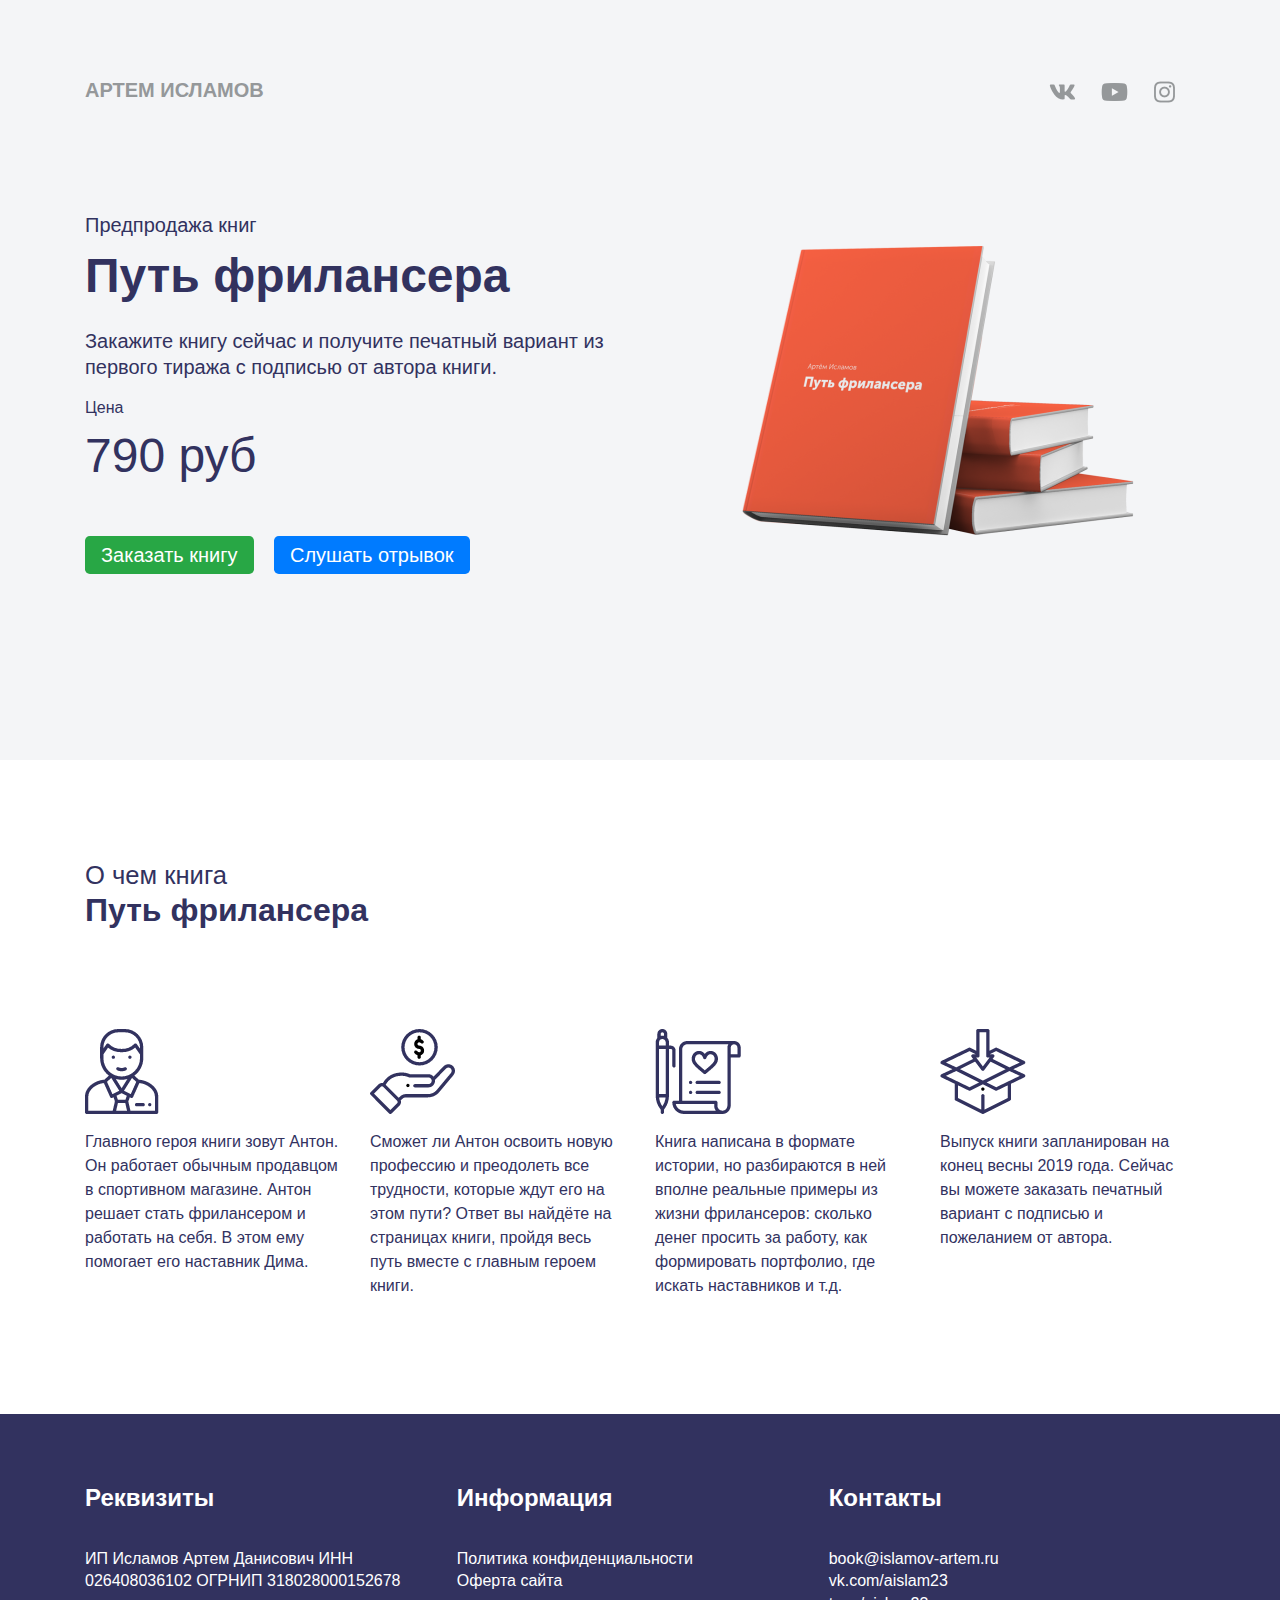
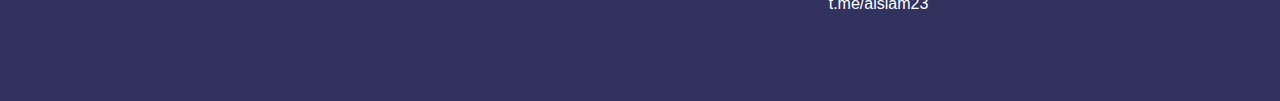
<file: lesson-10/index.html>
<!doctype html>
<html lang="ru">

  <head>
    <!-- Required meta tags -->
    <meta charset="utf-8">
    <meta name="viewport" content="width=device-width, initial-scale=1, shrink-to-fit=no">

    <!-- Bootstrap CSS -->
    <link rel="stylesheet" href="https://stackpath.bootstrapcdn.com/bootstrap/4.3.1/css/bootstrap.min.css">
    <link rel="stylesheet" href="css/style.css">

    <title>Путь фрилансера</title>
  </head>
  <body>

    <header class="hero">
      <div class="container">
          <div class="brand">
            <nav class="navbar navbar-light">
              <a class="navbar-brand">Артем Исламов</a>
              <div class="social">
                <a href="#"><img src="img/vk.png" alt="">
                </a>
                <a href="#"><img src="img/youtube.png" alt="">
                </a>
                <a href="#"><img src="img/instagram.png" alt="">
                </a>
              </div>
            </nav>
          </div>
            <div class="main">
              <div class="row align-items-center">
               <div class="col-6">
                 <div class="main-text">
                  <span class="subtitle d-block">Предпродажа книг</span>
                  <strong class="title d-block">Путь фрилансера</strong>
                  <p class="description mt-3 ">
                    Закажите книгу сейчас и получите печатный вариант из первого тиража с подписью от автора книги.
                  </p>
                  <span class="price-tag d-block">Цена</span>
                  <strong class="price">790 руб</strong>

                  <div class="buttons mt-5">
                    <a href="#" class="button btn-success btn-lg mr-3">Заказать книгу</a>
                    <a href="#" class="button btn-primary btn-lg">Cлушать отрывок</a>
                  </div>
                 </div>
                 <!-- /.main-text -->
               </div>
               <!-- /.col-6 -->
               <div class="col-6">
                 <div class="main-image">
                   <img src="img/Image_1.png" alt="">
                 </div>
               </div>
               <!-- /.col-6 --> 
              </div>
              <!-- /.row -->
            </div>
      </div>
      <!-- /.container -->
    </header>

    <section class="about section">
      <div class="container">
        <h2 class="section-heading">
          <small class="section-subtitle d-block">О чем книга</small>
          <strong class="section-title">Путь фрилансера</strong>
        </h2>

        <div class="about-block">
            <div class="row">
                <div class="col-3">
                  <img src="img/1.png" alt="">
                  <p class="block-text mt-3">Главного героя книги зовут Антон. Он работает обычным продавцом в спортивном магазине. Антон решает стать фрилансером и работать на себя. В этом ему помогает его наставник Дима.</p>
                </div>
                <div class="col-3">
                  <img src="img/2.png" alt="">
                  <p class="block-text mt-3">Сможет ли Антон освоить новую профессию и преодолеть все трудности, которые ждут его на этом пути? Ответ вы найдёте на страницах книги, пройдя весь путь вместе с главным героем книги.</p>
                </div>
                <div class="col-3">
                  <img src="img/3.png" alt="">
                  <p class="block-text mt-3">Книга написана в формате истории, но разбираются в ней вполне реальные примеры из жизни фрилансеров: сколько денег просить за работу, как формировать портфолио, где искать наставников и т.д.</p>
                </div>
                <div class="col-3">
                  <img src="img/4.png" alt="">
                  <p class="block-text mt-3">Выпуск книги запланирован на конец весны 2019 года. Сейчас вы можете заказать печатный вариант с подписью и пожеланием от автора.
                    </p>
                </div>
              </div>
              <!-- /.row -->
        </div>
        <!-- /.about-block -->
      </div>
      <!-- /.contaner -->
    </section>
    <!-- section -->
    <footer class="footer">
        <div class="container">
          <div class="footer-wrap">
              <div class="footer-block">
                  <h4 class="footer-title">Реквизиты</h4>
                  <p>ИП Исламов Артем Данисович 
                      ИНН 026408036102 
                      ОГРНИП 318028000152678</p>
                </div>
                <div class="footer-block">
                  <h4 class="footer-title">Информация</h4>
                  <p><a href="#">Политика конфиденциальности</a>
                     <a href="#"></a>Оферта сайта
                  </p>
                </div>
                <div class="footer-block">
                  <h4 class="footer-title">Контакты</h4>
                  <p><a href="#">book@islamov-artem.ru
                      </a>
                  <a href="#">vk.com/aislam23
                      </a>
                  <a href="#">t.me/aislam23</a></p>
                </div>
              </div>
              <!-- /.container -->
          </div>
          <!-- /.footer-wrap -->
      </footer>
  </body> 
</html>
</file>
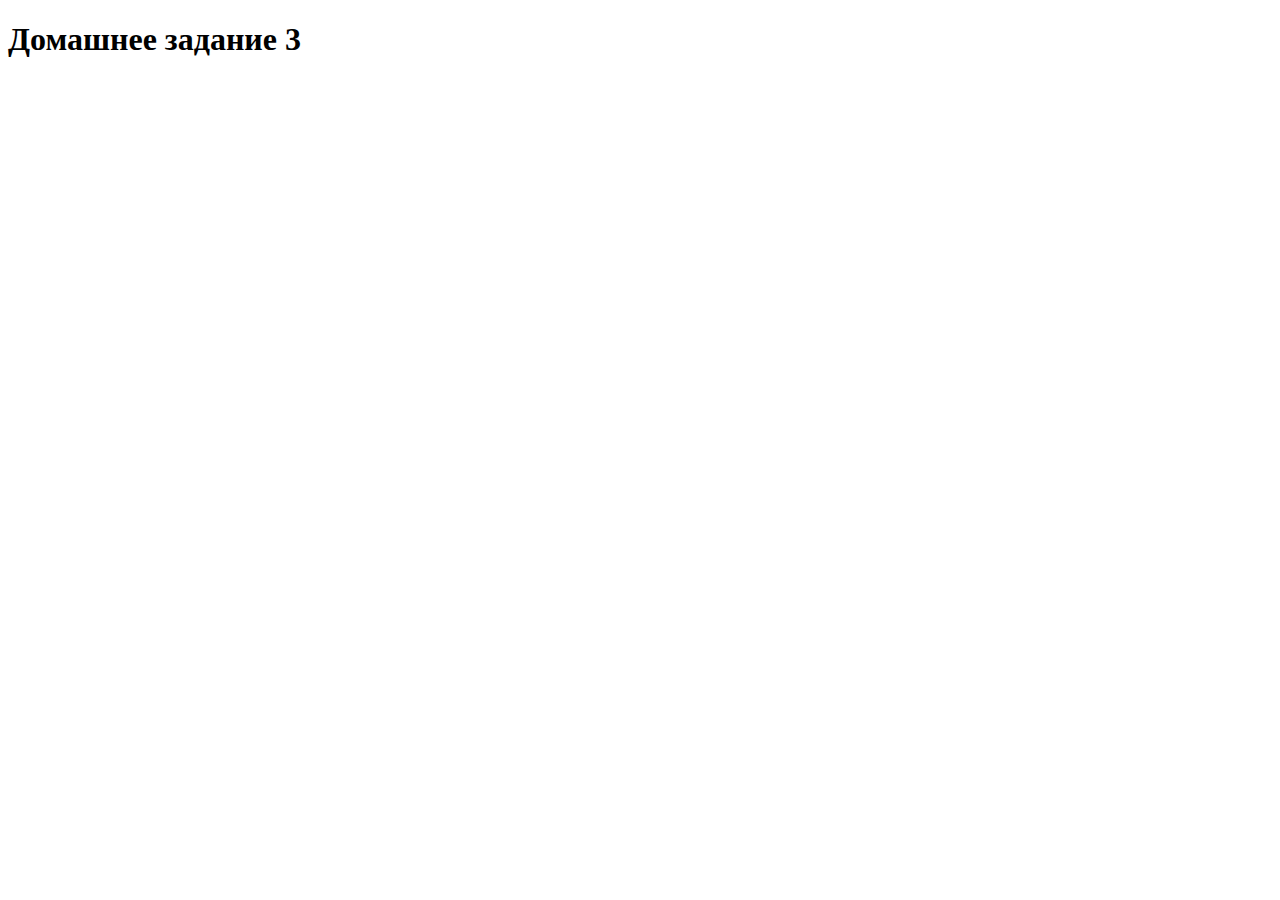
<file: lesson-3/index.html>
<!DOCTYPE html>
<html lang="en">
<head>
    <meta charset="UTF-8">
    <meta name="viewport" content="width=device-width, initial-scale=1.0">
    <meta http-equiv="X-UA-Compatible" content="ie=edge">
    <title>Домашнее задание номер 3</title>
</head>
<body>
    <h1>Домашнее задание 3</h1>
</body>
</html>
</file>
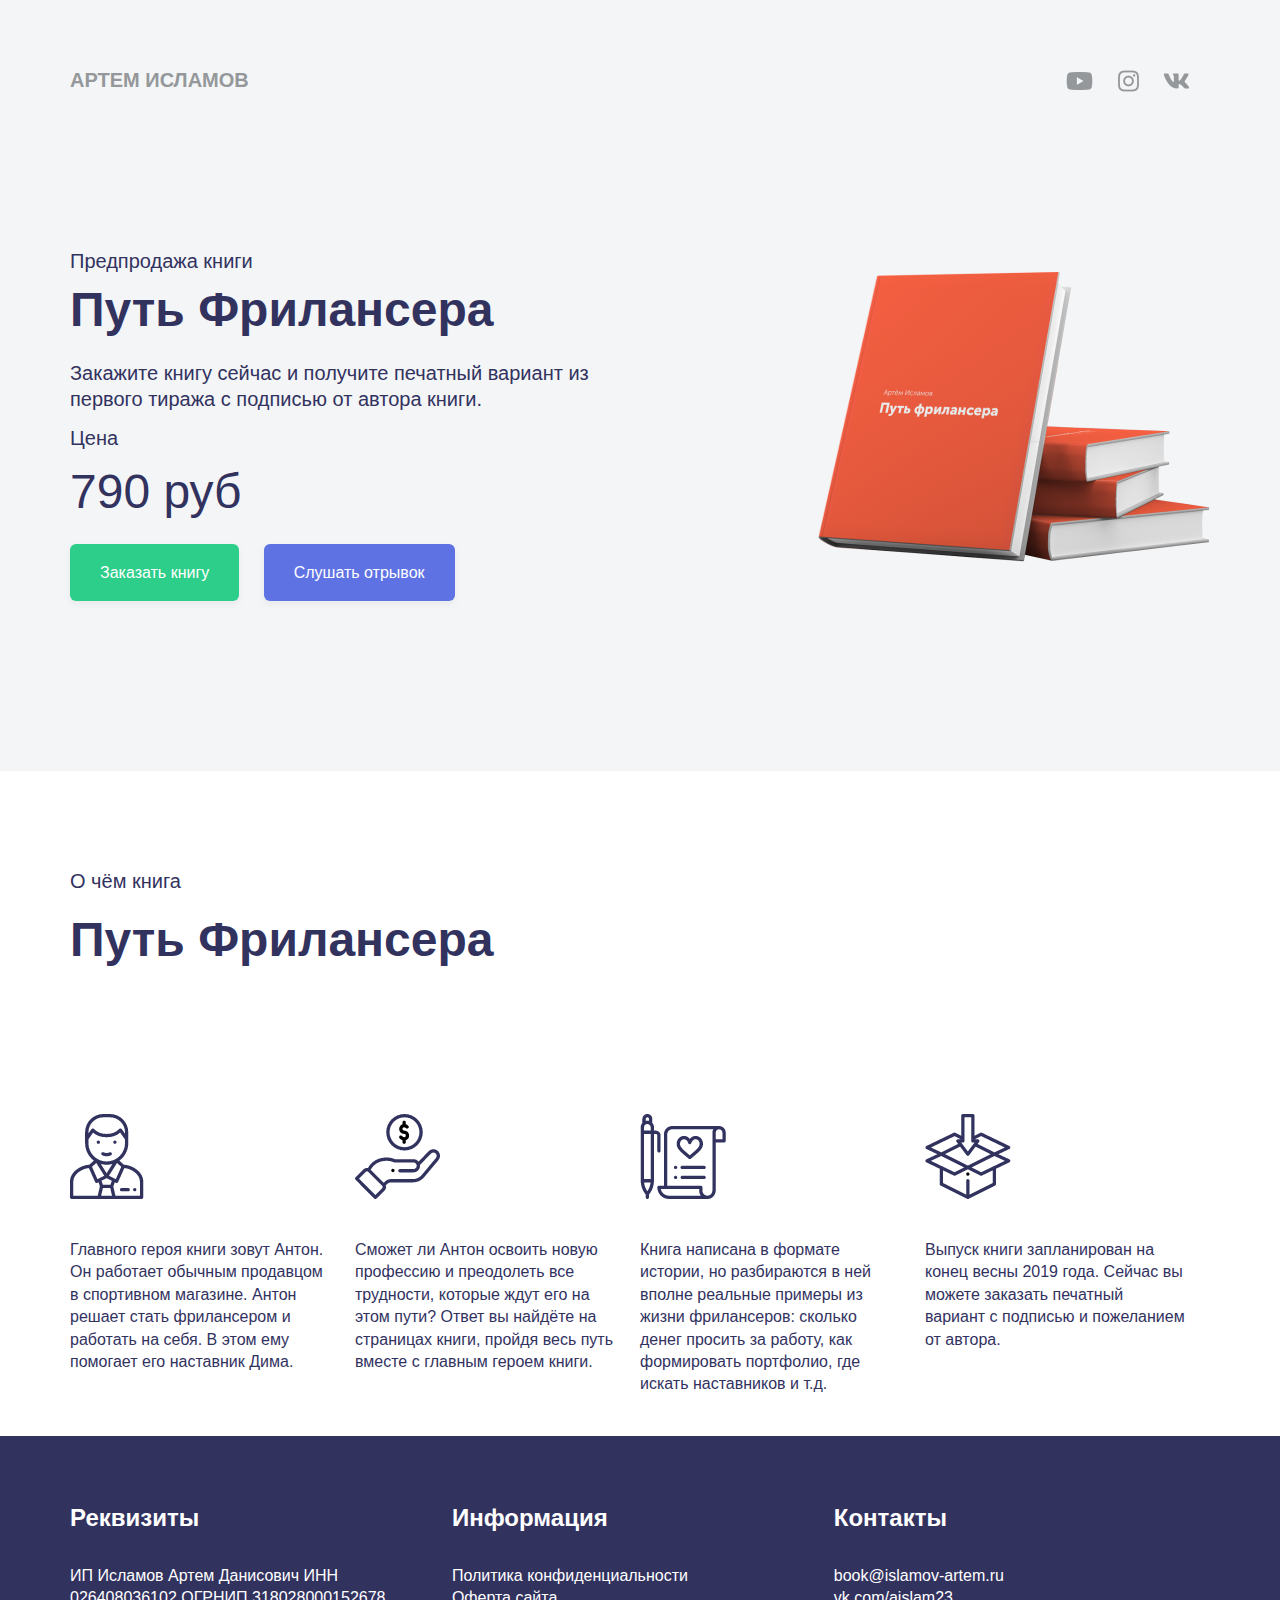
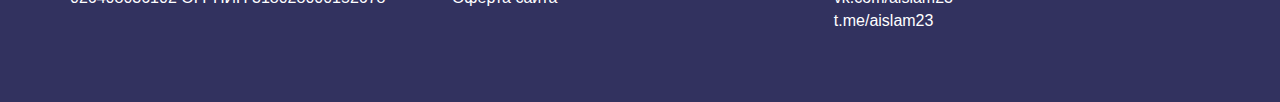
<file: lesson-8/index.html>
<!DOCTYPE html>
<html lang="ru">
<head>
  <meta charset="UTF-8">
  <meta name="viewport" content="width=device-width, initial-scale=1.0">
  <meta http-equiv="X-UA-Compatible" content="ie=edge">
  <title>Предпродажа книги "Путь Фрилансера" </title>
  <link rel="stylesheet" href="css/reset.css">
  <link rel="stylesheet" href="css/style.css">
</head>
<body>
  <!-- Главный блок -->
  <header class="hero">
    <div class="container">
      <!-- Шапка -->
      <div class="navbar">
        <span class="brand">Артем Исламов</span>
        <div class="social">
          <a href="#">
            <img src="img/youtube.png" alt="">
          </a>
          <a href="#">
            <img src="img/instagram.png" alt="">
          </a>
          <a href="#">
            <img src="img/vk.png" alt="">
          </a>
        </div>
      </div>
      <!-- /.navbar -->
      <div class="main">
        <div class="main-text">
          <span class="subtitle">Предпродажа книги
          </span>
          <strong class="title">Путь Фрилансера</strong>
          <p class="description">Закажите книгу сейчас и получите печатный вариант из первого тиража с подписью от автора книги.
          </p>
          <span class="price-tag">Цена</span>
          <strong class="price">790 руб</strong>
          <div class="buttons">
            <a href="#" class="btn btn-succes">Заказать книгу</a>
            <a href="#" class="btn btn-primary">Слушать отрывок</a>
          </div>
        </div>
        <!-- /.main-text -->
        <div class="main-image">
          <img src="img/Image_1.png" alt="">
        </div>
        <!-- /.main-image -->
      </div>
      <!-- /.main -->
    </div>
    <!-- /.container -->
  </header>
  <section class="about">
    <div class="container">
      <h2 class="section-heading">
        <span class="section subtitle">
            О чём книга
        </span>
        <strong class="section-title">
            Путь Фрилансера
        </strong>
      </h2>
      <div class="wrap">
        <div class="block">
          <img src="img/7-layers.png" alt="">
          <p class="block-text">Главного героя книги зовут Антон. Он работает обычным продавцом в спортивном магазине. Антон решает стать фрилансером и работать на себя. В этом ему помогает его наставник Дима.</p>
          <!-- /.block-text -->
        </div>
        <!-- /.block -->
        <div class="block">
          <img src="img/5-layers.png" alt="">
          <p class="block-text">Сможет ли Антон освоить новую профессию и преодолеть все трудности, которые ждут его на этом пути? Ответ вы найдёте на страницах книги, пройдя весь путь вместе с главным героем книги.</p>
          <!-- /.block-text -->
        </div>
        <!-- /.block -->
        <div class="block">
          <img src="img/8-layers.png" alt="">
          <p class="block-text">Книга написана в формате истории, но разбираются в ней вполне реальные примеры из жизни фрилансеров: сколько денег просить за работу, как формировать портфолио, где искать наставников и т.д.</p>
          <!-- /.block-text -->
        </div>
        <!-- /.block -->
        <div class="block">
          <img src="img/element_1.png" alt="">
          <p class="block-text">Выпуск книги запланирован на конец весны 2019 года. Сейчас вы можете заказать печатный вариант с подписью и пожеланием от автора.</p>
          <!-- /.block-text -->
        </div>
        <!-- /.block -->
      </div>
      <!-- /.wrap -->
    </div>
    <!-- /.container -->
  </section>
  <!-- <section class="people"></section> -->
  <footer class="footer">
    <div class="container">
      <div class="footer-wrap">
          <div class="footer-block">
              <h4 class="footer-title">Реквизиты</h4>
              <p>ИП Исламов Артем Данисович 
                  ИНН 026408036102 
                  ОГРНИП 318028000152678</p>
            </div>
            <div class="footer-block">
              <h4 class="footer-title">Информация</h4>
              <p><a href="#">Политика конфиденциальности</a>
                 <a href="#"></a>Оферта сайта
              </p>
            </div>
            <div class="footer-block">
              <h4 class="footer-title">Контакты</h4>
              <p><a href="#">book@islamov-artem.ru
                  </a>
              <a href="#">vk.com/aislam23
                  </a>
              <a href="#">t.me/aislam23</a></p>
            </div>
          </div>
          <!-- /.container -->
      </div>
      <!-- /.footer-wrap -->
  </footer>

</body>
</html>
</file>
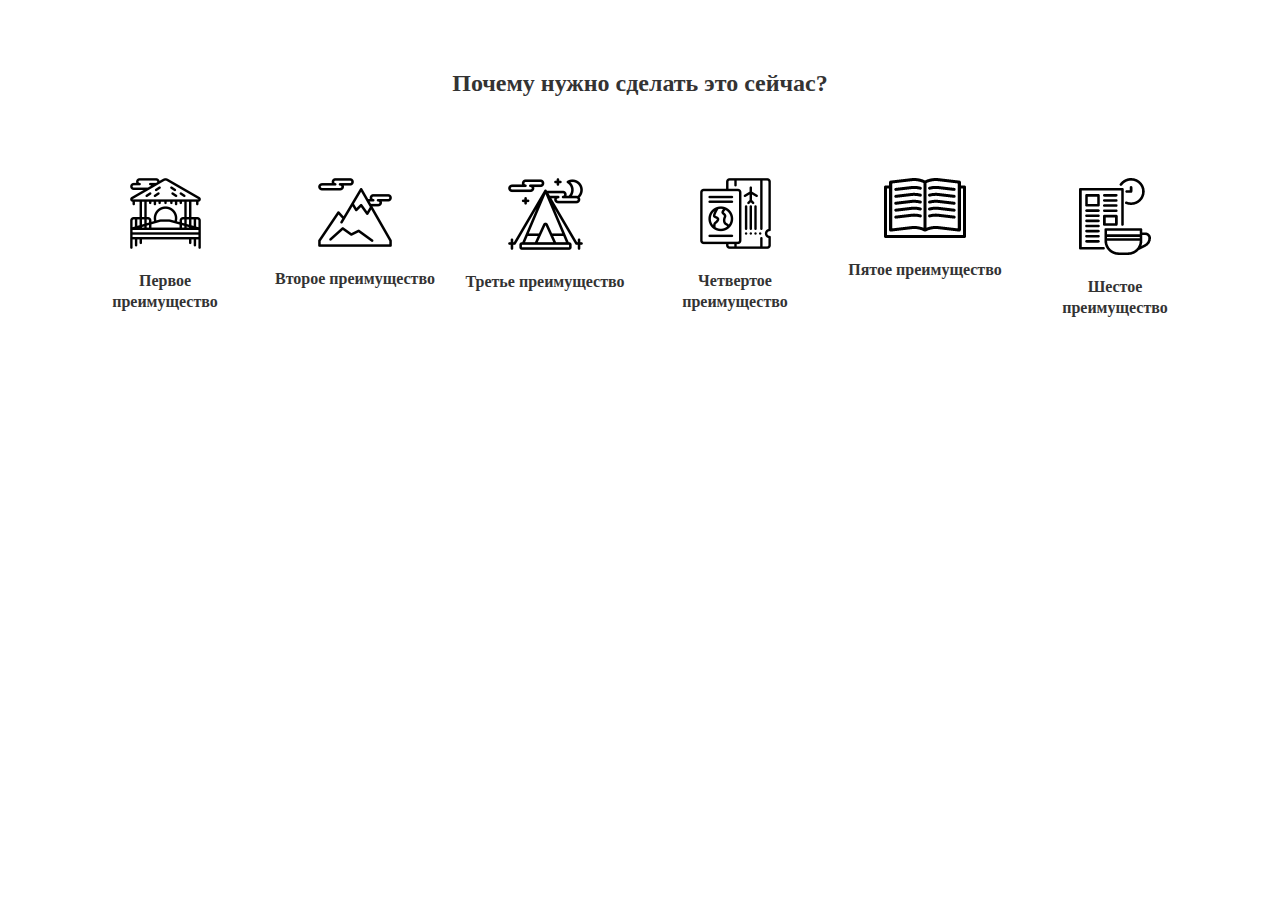
<file: lesson-9/index.html>
<!DOCTYPE html>
<html lang="ru">
	<head>
		<meta charset="utf-8">
		<meta name="viewport" content="width=device-width, initial-scale=1, shrink-to-fit=no">
		<meta name="description" content="">
		<meta name="author" content="">
		<link rel="icon" href="../../../../favicon.ico">

		<title>lesson-9</title>

		<!-- Bootstrap core CSS -->
		<link href="css/bootstrap-grid.min.css" rel="stylesheet">

		<!-- Custom styles for this template -->
		<link href="css/style.css" rel="stylesheet">
	</head>

	<body>
    
    <div class="container">
        <h1 class="title">Почему нужно сделать это сейчас?</h1>
      <div class="row">
        <div class="col-12 col-sm-12 col-md-6 col-lg-4 col-xl-2">
          <img class="img" src="img/p1.png" alt="">
          <p class="text">Первое преимущество</p> 
          <!--  text -->
        </div>
        <div class="col-12 col-sm-12 col-md-6 col-lg-4 col-xl-2">
          <img class="img" src="img/p2.png" alt="">
          <p class="text">Второе преимущество</p>
            <!-- text -->
        </div>
        <div class="col-12 col-sm-12 col-md-6 col-lg-4 col-xl-2">
          <img class="img" src="img/p3.png" alt="">
          <p class="text">Третье преимущество</p>            
          <!-- /.text -->
        </div>
        <div class="col-12 col-sm-12 col-md-6 col-lg-4 col-xl-2">
          <img class="img" src="img/p4.png" alt="">
          <p class="text">Четвертое
            преимущество</p>
          <!-- /.text -->
        </div>
        <div class="col-12 col-sm-12 col-md-6 col-lg-4 col-xl-2">
          <img class="img" src="img/p5.png" alt="">
          <p class="text">Пятое
            преимущество</p>
          <!-- /.text -->
        </div>
        <div class="col-12 col-sm-12 col-md-6  col-lg-4 col-xl-2">
          <img class="img" src="img/p6.png" alt="">
          <p class="text">Шестое
            преимущество</p>
          <!-- /.text -->
        </div>
        
      </div>  
     </div>
  
	</body>
</html>
</file>
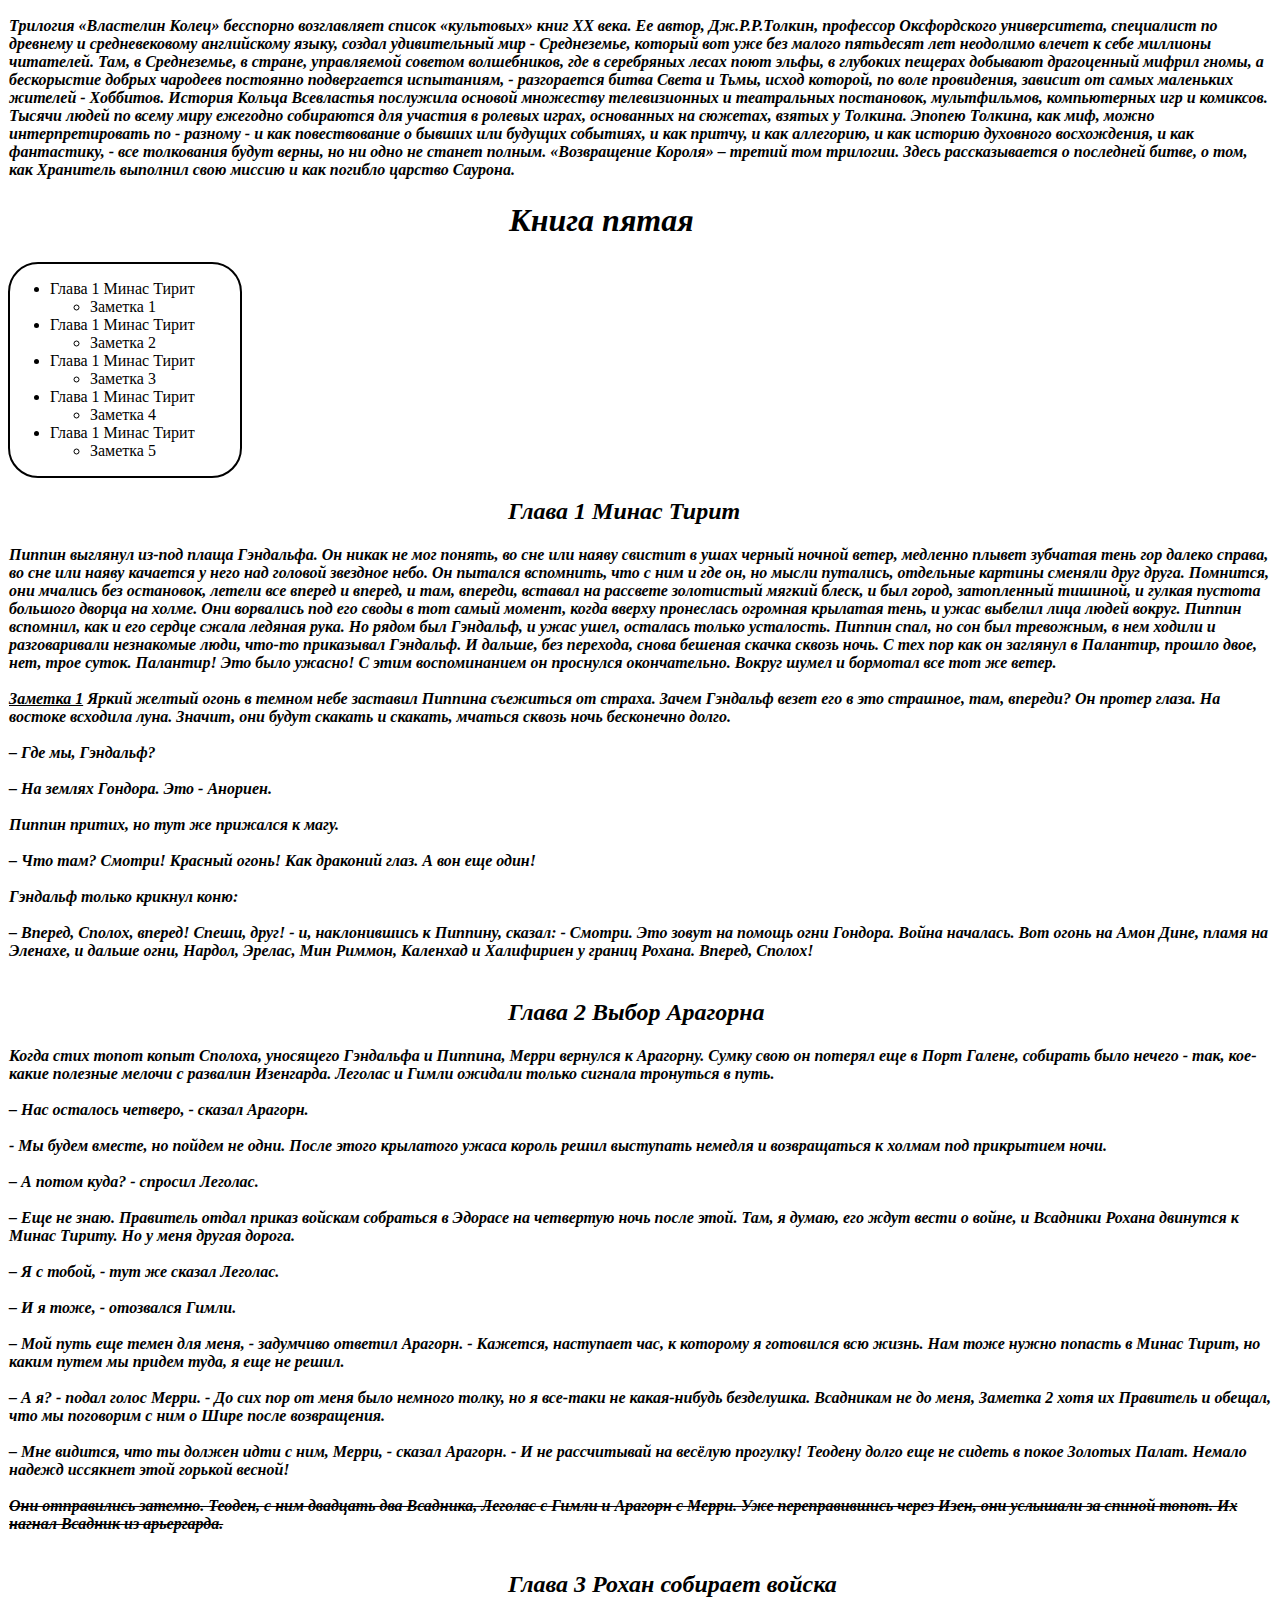
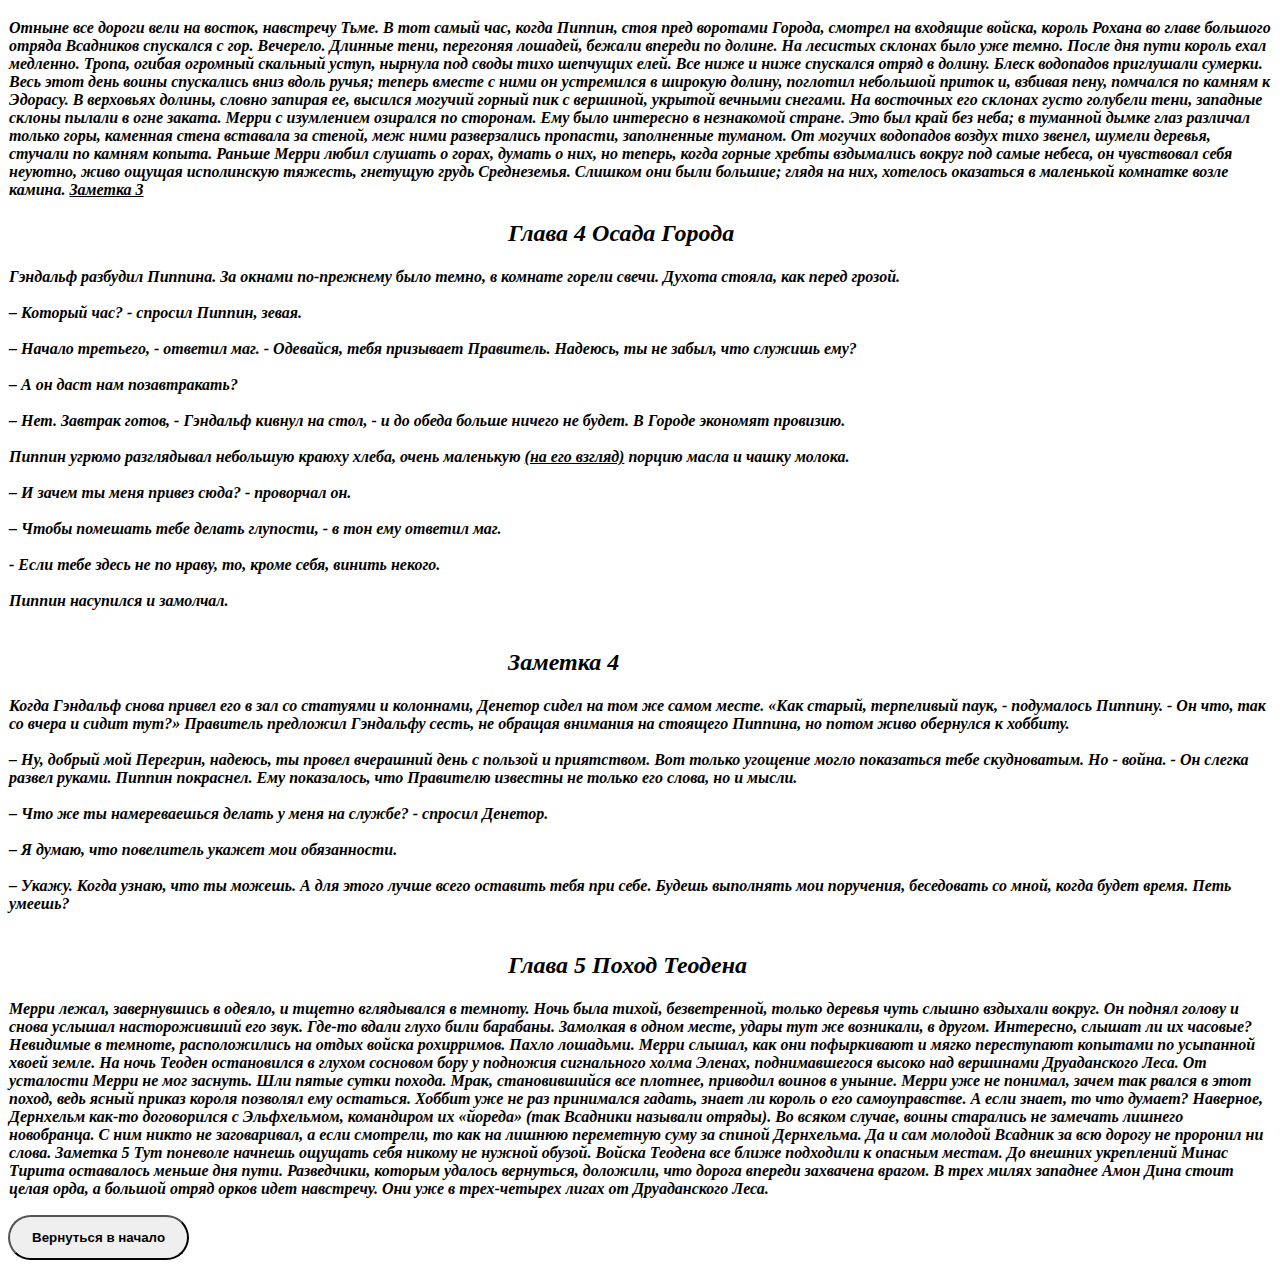
<file: site/index.html>
<!DOCTYPE html>
<html lang="ru">
  <head>
    <meta charset="UTF-8">
    <meta name="viewport" content="width=device-width, initial-scale=1.0">
    <meta http-equiv="X-UA-Compatible" content="ie=edge">
    <title>Домашнее задание №4</title>

    <link rel="stylesheet" href="css/style.css">
    <style>
      body {
        background-image: url(https://i.pinimg.com/originals/a7/56/94/a7569450d10778f41d27400e5b6ff51e.jpg);
        background-size: cover;
        background-repeat: no-repeat;
      }
    </style>
  </head>
  <body>
    <p>Трилогия «Властелин Колец» бесспорно возглавляет список «культовых» книг XX века. Ее автор, Дж.Р.Р.Толкин, профессор Оксфордского университета, специалист по древнему и средневековому английскому языку, создал удивительный мир - Среднеземье, который вот уже без малого пятьдесят лет неодолимо влечет к себе миллионы читателей. Там, в Среднеземье, в стране, управляемой советом волшебников, где в серебряных лесах поют эльфы, в глубоких пещерах добывают драгоценный мифрил гномы, а бескорыстие добрых чародеев постоянно подвергается испытаниям, - разгорается битва Света и Тьмы, исход которой, по воле провидения, зависит от самых маленьких жителей - Хоббитов. История Кольца Всевластья послужила основой множеству телевизионных и театральных постановок, мультфильмов, компьютерных игр и комиксов. Тысячи людей по всему миру ежегодно собираются для участия в ролевых играх, основанных на сюжетах, взятых у Толкина. Эпопею Толкина, как миф, можно интерпретировать по - разному - и как повествование о бывших или будущих событиях, и как притчу, и как аллегорию, и как историю духовного восхождения, и как фантастику, - все толкования будут верны, но ни одно не станет полным. «Возвращение Короля» – третий том трилогии. Здесь рассказывается о последней битве, о том, как Хранитель выполнил свою миссию и как погибло царство Саурона.</p>
    <h1>Книга пятая</h1>

    <nav class="frame">
    <ul>
      <li> 
        Глава 1 Минас Тирит
        <ul>
          <li>Заметка 1</li>
        </ul>
      </li>
      <li>
        Глава 1 Минас Тирит
        <ul>
          <li>Заметка 2</li>
        </ul>
      </li>
      <li>
        Глава 1 Минас Тирит
        <ul>
          <li>Заметка 3</li>
        </ul>
      </li>
      <li>
        Глава 1 Минас Тирит
        <ul>
          <li>Заметка 4</li>
        </ul>
      </li>
      <li>
        Глава 1 Минас Тирит
        <ul>
          <li>Заметка 5</li>
        </ul>
      </li>
    </ul>
  </nav>
    <h2 class="text-0">Глава 1 Минас Тирит</h2>
    <p>Пиппин выглянул из-под плаща Гэндальфа. Он никак не мог понять, во сне или наяву свистит в ушах черный ночной ветер, медленно плывет зубчатая тень гор далеко справа, во сне или наяву качается у него над головой звездное небо. Он пытался вспомнить, что с ним и где он, но мысли путались, отдельные картины сменяли друг друга.
      Помнится, они мчались без остановок, летели все вперед и вперед, и там, впереди, вставал на рассвете золотистый мягкий блеск, и был город, затопленный тишиной, и гулкая пустота большого дворца на холме. Они ворвались под его своды в тот самый момент, когда вверху пронеслась огромная крылатая тень, и ужас выбелил лица людей вокруг. Пиппин вспомнил, как и его сердце сжала ледяная рука. Но рядом был Гэндальф, и ужас ушел, осталась только усталость. Пиппин спал, но сон был тревожным, в нем ходили и разговаривали незнакомые люди, что-то приказывал Гэндальф. И дальше, без перехода, снова бешеная скачка сквозь ночь. С тех пор как он заглянул в Палантир, прошло двое, нет, трое суток. Палантир! Это было ужасно! С этим воспоминанием он проснулся окончательно. Вокруг шумел и бормотал все тот же ветер.
    </p>
    <p><b><ins>Заметка 1</ins></b> Яркий желтый огонь в темном небе заставил Пиппина съежиться от страха. Зачем Гэндальф везет его в это страшное, там, впереди? Он протер глаза. На востоке всходила луна. Значит, они будут скакать и скакать, мчаться сквозь ночь бесконечно долго.
      
      <p>– Где мы, Гэндальф?</p>
      <p>– На землях Гондора. Это - Анориен.</p>
      <p>Пиппин притих, но тут же прижался к магу.</p>
      <p>– Что там? Смотри! Красный огонь! Как драконий глаз. А вон еще один!</p>
      <p>Гэндальф только крикнул коню:</p>
    <p>– Вперед, Сполох, вперед! Спеши, друг! - и, наклонившись к Пиппину, сказал: - Смотри. Это зовут на помощь огни Гондора. Война началась. Вот огонь на Амон Дине, пламя на Эленахе, и дальше огни, Нардол, Эрелас, Мин Риммон, Каленхад и Халифириен у границ Рохана. Вперед, Сполох!</p>
    </p>
    <h2 class="title-1">Глава 2 Выбор Арагорна</h2>
    <p>Когда стих топот копыт Сполоха, уносящего Гэндальфа и Пиппина, Мерри вернулся к Арагорну. Сумку свою он потерял еще в Порт Галене, собирать было нечего - так, кое-какие полезные мелочи с развалин Изенгарда. Леголас и Гимли ожидали только сигнала тронуться в путь.
    <p>– Нас осталось четверо, - сказал Арагорн.</p> <p>- Мы будем вместе, но пойдем не одни. После этого крылатого ужаса король решил выступать немедля и возвращаться к холмам под прикрытием ночи.</p>
    <p>– А потом куда? - спросил Леголас.</p>
    <p>– Еще не знаю. Правитель отдал приказ войскам собраться в Эдорасе на четвертую ночь после этой. Там, я думаю, его ждут вести о войне, и Всадники Рохана двинутся к Минас Тириту. Но у меня другая дорога.</p>
    <p>– Я с тобой, - тут же сказал Леголас.</p>
    <p>– И я тоже, - отозвался Гимли.</p>
  <p>– Мой путь еще темен для меня, - задумчиво ответил Арагорн. - Кажется, наступает час, к которому я готовился всю жизнь. Нам тоже нужно попасть в Минас Тирит, но каким путем мы придем туда, я еще не решил.</p>
  <p>– А я? - подал голос Мерри. - До сих пор от меня было немного толку, но я все-таки не какая-нибудь безделушка. Всадникам не до меня, Заметка 2 хотя их Правитель и обещал, что мы поговорим с ним о Шире после возвращения.</p>
<p>– Мне видится, что ты должен идти с ним, Мерри, - сказал Арагорн. - И не рассчитывай на весёлую прогулку! Теодену долго еще не сидеть в покое Золотых Палат. Немало надежд иссякнет этой горькой весной!</p>
<p class="phrase">Они отправились затемно. Теоден, с ним двадцать два Всадника, Леголас с Гимли и Арагорн с Мерри. Уже переправившись через Изен, они услышали за спиной топот. Их нагнал Всадник из арьергарда.</p>
  </p>
  <h2>Глава 3 Рохан собирает войска</h2>
  <p>Отныне все дороги вели на восток, навстречу Тьме. В тот самый час, когда Пиппин, стоя пред воротами Города, смотрел на входящие войска, король Рохана во главе большого отряда Всадников спускался с гор.
    Вечерело. Длинные тени, перегоняя лошадей, бежали впереди по долине. На лесистых склонах было уже темно. После дня пути король ехал медленно. Тропа, огибая огромный скальный уступ, нырнула под своды тихо шепчущих елей. Все ниже и ниже спускался отряд в долину. Блеск водопадов приглушали сумерки.
    Весь этот день воины спускались вниз вдоль ручья; теперь вместе с ними он устремился в широкую долину, поглотил небольшой приток и, взбивая пену, помчался по камням к Эдорасу. В верховьях долины, словно запирая ее, высился могучий горный пик с вершиной, укрытой вечными снегами. На восточных его склонах густо голубели тени, западные склоны пылали в огне заката.
    Мерри с изумлением озирался по сторонам. Ему было интересно в незнакомой стране. Это был край без неба; в туманной дымке глаз различал только горы, каменная стена вставала за стеной, меж ними разверзались пропасти, заполненные туманом. От могучих водопадов воздух тихо звенел, шумели деревья, стучали по камням копыта. Раньше Мерри любил слушать о горах, думать о них, но теперь, когда горные хребты вздымались вокруг под самые небеса, он чувствовал себя неуютно, живо ощущая исполинскую тяжесть, гнетущую грудь Среднеземья. Слишком они были большие; глядя на них, хотелось оказаться в маленькой комнатке возле камина. <b><ins>Заметка 3</ins></b> 
    </p>
    <h2> Глава 4 Осада Города</h2>
    <p>Гэндальф разбудил Пиппина. За окнами по-прежнему было темно, в комнате горели свечи. Духота стояла, как перед грозой.
    <p>– Который час? - спросил Пиппин, зевая.</p>
    <p> – Начало третьего, - ответил маг. - Одевайся, тебя призывает Правитель. Надеюсь, ты не забыл, что служишь ему?</p>
    <p>– А он даст нам позавтракать?</p>
    <p>– Нет. Завтрак готов, - Гэндальф кивнул на стол, - и до обеда больше ничего не будет. В Городе экономят провизию.</p>
    <p>Пиппин угрюмо разглядывал небольшую краюху хлеба, очень маленькую <ins>(на его взгляд)</ins> порцию масла и чашку молока.</p>
    <p> – И зачем ты меня привез сюда? - проворчал он.</p>
    <p>– Чтобы помешать тебе делать глупости, - в тон ему ответил маг. <p>- Если тебе здесь не по нраву, то, кроме себя, винить некого.</p> <p>Пиппин насупился и замолчал.</p> 
    
    </p>
    <h2>Заметка 4</h2>
    <p>Когда Гэндальф снова привел его в зал со статуями и колоннами, Денетор сидел на том же самом месте. «Как старый, терпеливый паук, - подумалось Пиппину. - Он что, так со вчера и сидит тут?» Правитель предложил Гэндальфу сесть, не обращая внимания на стоящего Пиппина, но потом живо обернулся к хоббиту.
    <p>– Ну, добрый мой Перегрин, надеюсь, ты провел вчерашний день с пользой и приятством. Вот только угощение могло показаться тебе скудноватым. Но - война. - Он слегка развел руками.
      Пиппин покраснел. Ему показалось, что Правителю известны не только его слова, но и мысли.</p>
    <p>– Что же ты намереваешься делать у меня на службе? - спросил Денетор.</p>
    <p>– Я думаю, что повелитель укажет мои обязанности.</p>
    <p>– Укажу. Когда узнаю, что ты можешь. А для этого лучше всего оставить тебя при себе. Будешь выполнять мои поручения, беседовать со мной, когда будет время. Петь умеешь?</p>
    </p>
    <h2 class="name">Глава 5 Поход Теодена</h2>
    <p>Мерри лежал, завернувшись в одеяло, и тщетно вглядывался в темноту. Ночь была тихой, безветренной, только деревья чуть слышно вздыхали вокруг. Он поднял голову и снова услышал настороживший его звук. Где-то вдали глухо били барабаны. Замолкая в одном месте, удары тут же возникали, в другом. Интересно, слышат ли их часовые?
      Невидимые в темноте, расположились на отдых войска рохирримов. Пахло лошадьми. Мерри слышал, как они пофыркивают и мягко переступают копытами по усыпанной хвоей земле. На ночь Теоден остановился в глухом сосновом бору у подножия сигнального холма Эленах, поднимавшегося высоко над вершинами Друаданского Леса.
      От усталости Мерри не мог заснуть. Шли пятые сутки похода. Мрак, становившийся все плотнее, приводил воинов в уныние. Мерри уже не понимал, зачем так рвался в этот поход, ведь ясный приказ короля позволял ему остаться. Хоббит уже не раз принимался гадать, знает ли король о его самоуправстве. А если знает, то что думает? Наверное, Дернхельм как-то договорился с Эльфхельмом, командиром их «йореда» (так Всадники называли отряды). Во всяком случае, воины старались не замечать лишнего новобранца. С ним никто не заговаривал, а если смотрели, то как на лишнюю переметную суму за спиной Дернхельма. Да и сам молодой Всадник за всю дорогу не проронил ни слова. <strong>Заметка 5 </strong> Тут поневоле начнешь ощущать себя никому не нужной обузой.
      Войска Теодена все ближе подходили к опасным местам. До внешних укреплений Минас Тирита оставалось меньше дня пути. Разведчики, которым удалось вернуться, доложили, что дорога впереди захвачена врагом. В трех милях западнее Амон Дина стоит целая орда, а большой отряд орков идет навстречу. Они уже в трех-четырех лигах от Друаданского Леса.
    </p>
    <button class="button-again">Вернуться в начало</button> 
    
  </body>
</html>
</file>
<file: lesson-10/css/style.css>
.main-image {
  padding-left: 87px;
}
body {
  color: #32325f;
  font-family: sans-serif;
}
.subtitle {
  font-size: 20px;
  font-weight: 400;
}
.title {
  font-size: 48px;
  font-weight: 700;
}
.price {
  font-size: 48px;
  font-weight: 400;
}
.description {
  font-size: 20px;
  font-weight: 400;
  line-height: 26px;
}
.main {
  margin-top: 100px;
}
.hero {
  background-color: #f4f5f7;
  padding-top: 70px;
  padding-bottom: 190px;
}
.section {
  padding-top: 100px;
  padding-bottom: 100px;
}
.about-block {
  margin-top: 100px;
}
.footer {
  background-color: #32325f;
  color: #ffffff;
  padding-top: 70px;
  padding-bottom: 70px;
}
.footer-wrap { 
  display: flex;
  justify-content: space-between;
}
.footer-block {
  font-family: "Helvetica Neue";
  width: 33%;
}
.footer-title {
  font-family: sans-serif;
  font-size: 24px;
  font-weight: 700;
  margin-bottom: 35px;
  
}
.footer a {
  font-family: sans-serif;
  display: block;
  color: #ffffff;
  text-decoration: none;
}
.footer p {
  font-family: sans-serif;
  line-height: 1.4; 
}
.navbar {
  padding: 0;
}
.social a {
  margin-right: 20px;
}
.description {
  font-size: 20px;
  font-weight: 400;
  line-height: 26px;
  margin-bottom: 16px;  
}
.main {
  display: flex;
  justify-content: space-between;
  align-items: center;
}
.brand {
  color: #95989a;
  font-family: sans-serif;
  font-size: 20px;
  font-weight: 700;
  text-transform: uppercase;
}
</file>
<file: lesson-8/css/style.css>
* {
  box-sizing: border-box;
}
body {
  font-family: sans-serif;
  color: #32325f;
}
.container {
  max-width: 1140px;
  width: 96%;
  margin-left: auto;
  margin-right: auto;
}
.navbar {
  display: flex;
  justify-content: space-between;
  margin-bottom: 159px;
}
.brand {
color: #95989a;
font-family: sans-serif;
font-size: 20px;
font-weight: 700;
text-transform: uppercase;
}
.social a {
  text-decoration: none;
  margin-right: 20px;
}
.hero {
  padding-top: 70px;
  padding-bottom: 190px;
  background-color: #f4f5f7;
}
.main {
  display: flex;
  justify-content: space-between;
  align-items: center;
}
.main-text {
  width: 50%;
  color: #32325f;
}
.subtitle {
  font-size: 20px;
  font-weight: 400;
  display: block;
  margin-bottom: 15px;
}
.title {
  font-size: 48px;
  font-weight: 700;
  display: block;
  margin-bottom: 26px;
}
.description {
  font-size: 20px;
  font-weight: 400;
  line-height: 26px;
  margin-bottom: 16px;
}
.price-tag {
  font-size: 20px;
  font-weight: 400;
  display: block;
  margin-bottom: 20px;
}
.price {
  display: block;
  margin-bottom: 49px;
  font-size: 48px;
  font-weight: 400;
}
.btn {
  text-decoration: none;
  box-shadow: 0 3px 6px rgba(173, 173, 173, 0.16);
  border-radius: 6px;
  padding: 20px 30px;
  color: #ffffff;
  background-color: #fff;
  font-family: sans-serif;
  margin-top: 49px;
}
.btn-succes {
  background-color: #2dce89;
  margin-right: 20px;
  color: #ffffff;
}
.btn-primary {
  background-color: #5e72e4;
  color: #ffffff;
}
/* Оформление секций */
.section {
  /* Внутренний отступ в секций сверху */
  padding-top: 100px;
  padding-bottom: 100px;
}
.section-subtitle {
  display: block;
  margin-bottom: 14px;
  font-size: 20px;
  font-weight: 400;
  margin-top: 90px;
}
.section-title {
  margin-top: -90px;
  display: block;
  font-size: 48px;
  font-weight: 700;
  margin-bottom: 150px;
}
.wrap {
  display: flex;
  justify-content: space-between;
  flex-wrap: wrap;
  margin-top: 100px;
}
.block {
  width: 23%;
  margin-right: 2%;
}
.block-text {
  font-size: 16px;
  font-weight: 400;
  margin: 40px 0;
  line-height: 1.4;
}
.footer {
  background-color: #32325f;
  color: #ffffff;
  padding-top: 70px;
  padding-bottom: 70px;
}
.footer-wrap {
  
  display: flex;
  justify-content: space-between;
}
.footer-block {
  
  font-family: "Helvetica Neue";
  width: 33%;
}
.footer-title {
  font-family: sans-serif;
  font-size: 24px;
  font-weight: 700;
  margin-bottom: 35px;
  
}
.footer a {
  font-family: sans-serif;
  display: block;
  color: #ffffff;
  text-decoration: none;
}
.footer p {
  font-family: sans-serif;
  line-height: 1.4;
  
}
</file>
<file: lesson-9/css/style.css>
* {
  box-sizing: border-box;
}
.title {
  color: #333333;
  font-family: Tahoma;
  font-size: 24px;
  font-weight: 700;
  text-align: center;
  margin-top: 70px;
}
.row {
  margin-top: 81px;
}
.img {
  display: flex;
  margin: auto;
}
.text {
  color: #333333;
  font-family: Tahoma;
  font-size: 16px;
  font-weight: 700;
  text-align: center; 
  line-height: 21px;
  margin: 21px auto;
}
</file>
<file: site/css/style.css>
h1 {
  margin-left: 500px;
  border: 100px;
  padding: 1px;
  color: black;
  font-style: italic; 
}
h2 {
  margin-left: 500px;
  font-style: italic;
}
p {
  color: black;
  border: 5px;
  padding: 1px;
  font-style: italic;
  font-weight: bolder;
}
.frame {
  border: 2px double black;
  border-radius: 30px;
  max-width: 230px;
}

.notice {
  font-weight: bold;
  color: blue;

}
.button-again {
  border-radius: 50px;
  padding: 13px 22px;
  font-weight: bold;
}
.phrase {
  text-decoration: line-through;
}
</file>
